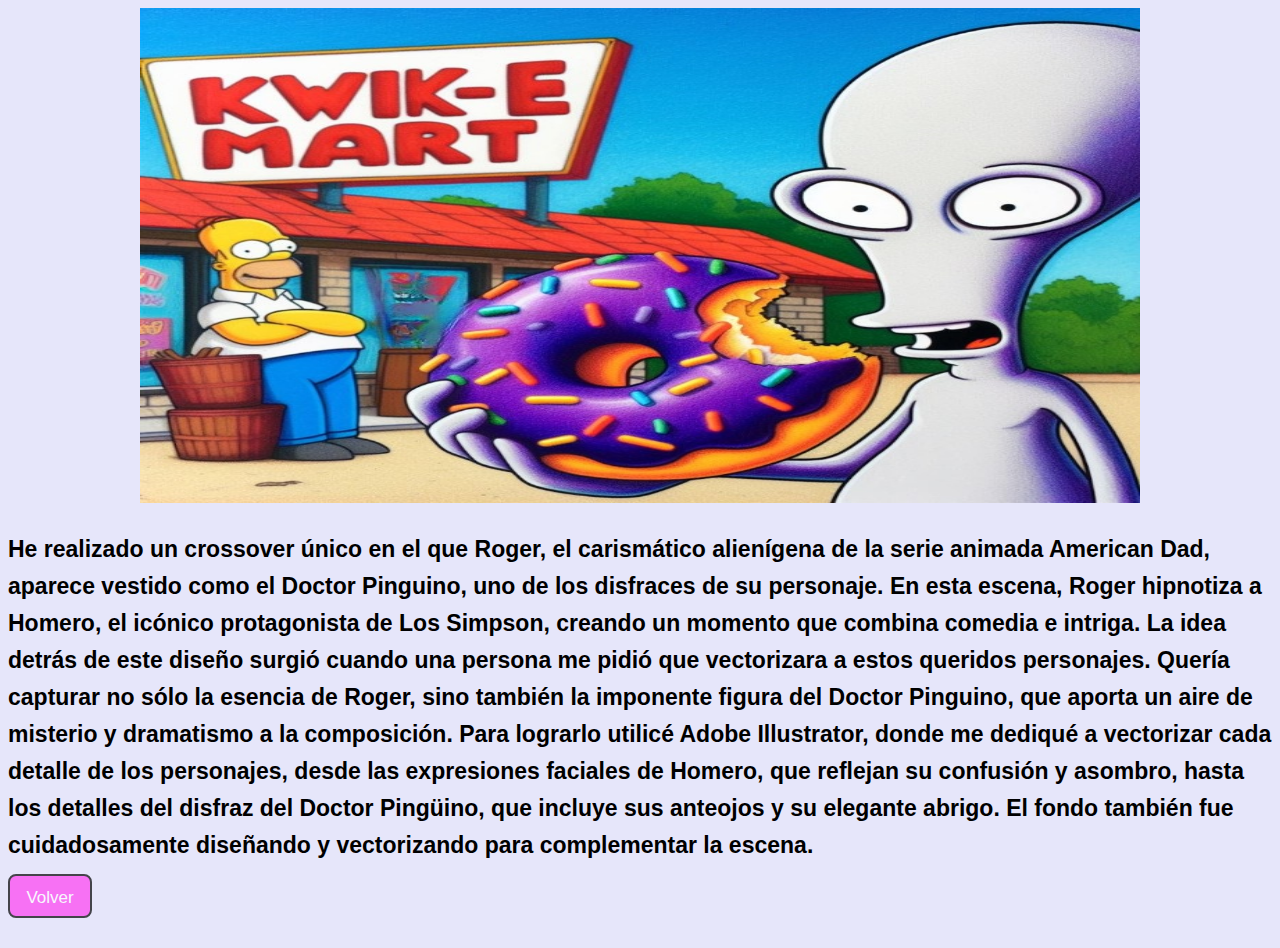
<file: Portafolio/Paginas/descripcion 2.html>
<!DOCTYPE html>
<html lang="es">
<head>
    <meta charset="UTF-8">
    <meta name="viewport" content="width=device-width, initial-scale=1.0">
     <link rel="stylesheet" href="estilo-descripcion 2.css">
    <title>Descripción 2</title>
</head>
<body>
    <section class="seccion">
        <div class="contenedor-imagen">
         <div class="img">
           <img src="Descripción/homero y roger.jpg" width="1000px" height="495px" alt="Homero y Roger" title="Esto es una imagen de Homero Simpson y Roger difrazado de Doctor Pinguino">
         </div>
        </div>
         <div class="contenedor-texto">
         <h1 class="descripcion">He realizado un crossover único en el que Roger, el carismático alienígena de la serie animada American Dad, aparece vestido como el Doctor Pinguino, uno de los disfraces de su personaje. En esta escena, Roger hipnotiza a Homero, el icónico protagonista de Los Simpson, creando un momento que combina comedia e intriga.
            La idea detrás de este diseño surgió cuando una persona me pidió que vectorizara a estos queridos personajes. Quería capturar no sólo la esencia de Roger, sino también la imponente figura del Doctor Pinguino, que aporta un aire de misterio y dramatismo a la composición.
            Para lograrlo utilicé Adobe Illustrator, donde me dediqué a vectorizar cada detalle de los personajes, desde las expresiones faciales de Homero, que reflejan su confusión y asombro, hasta los detalles del disfraz del Doctor Pingüino, que incluye sus anteojos y su elegante abrigo.
            El fondo también fue cuidadosamente diseñando y vectorizando para complementar la escena.
         </h1>
         <div class="volver">
          <a href="../index.html" class="boton-violeta">Volver</a> <!-- Clase directamente en <a> -->
           </div>
          </div>
   </section>
  </body>
</html>
</file>
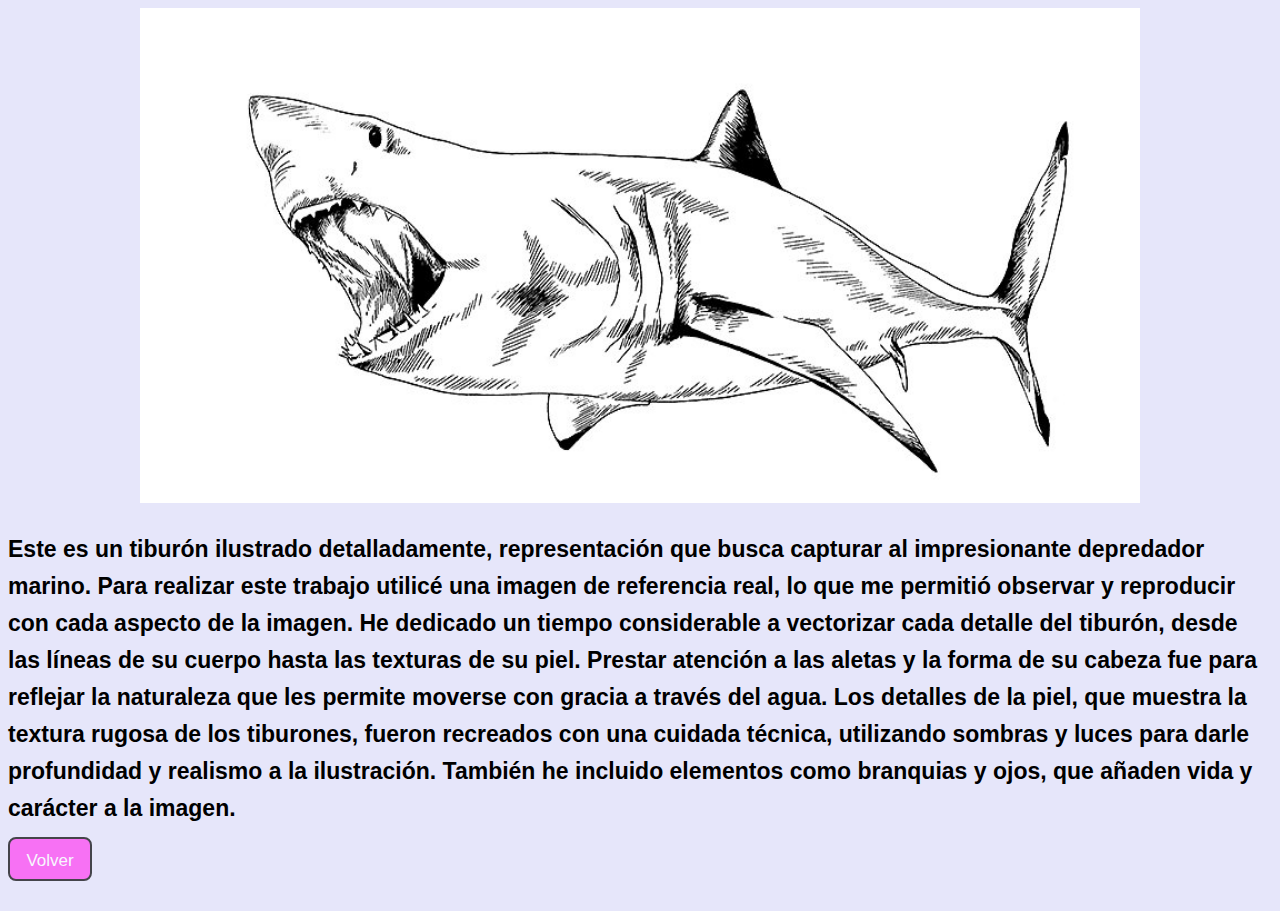
<file: Portafolio/Paginas/descripcion 3.html>
<!DOCTYPE html>
<html lang="es">
<head>
    <meta charset="UTF-8">
    <meta name="viewport" content="width=device-width, initial-scale=1.0">
    <link rel="stylesheet" href="estilo-descripcion 3.css">
    <title>Descripción 3</title>
</head>
<body>
    <section class="seccion">
        <div class="contenedor-imagen">
         <div class="img">
           <img src="Descripción/tiburon realista.jfif" width="1000px" height="495px" alt="Tiburon realista" title="Esto es una imagen de un tiburon realista dibujado">
         </div>
        </div>
         <div class="contenedor-texto">
         <h1 class="descripcion">
            Este es un tiburón ilustrado detalladamente, representación que busca capturar al impresionante depredador marino. Para realizar este trabajo utilicé una imagen de referencia real, lo que me permitió observar y reproducir con cada aspecto de la imagen.
            He dedicado un tiempo considerable a vectorizar cada detalle del tiburón, desde las líneas de su cuerpo hasta las texturas de su piel. Prestar atención a las aletas y la forma de su cabeza fue para reflejar la naturaleza que les permite moverse con gracia a través del agua.
            Los detalles de la piel, que muestra la textura rugosa de los tiburones, fueron recreados con una cuidada técnica, utilizando sombras y luces para darle profundidad y realismo a la ilustración. También he incluido elementos como branquias y ojos, que añaden vida y carácter a la imagen.
        </h1>
         <div class="volver">
            <a href="../index.html" class="boton-violeta">Volver</a> <!-- Clase directamente en <a> -->
           </div>
        </div>
   </section>
</body>
</html>
</file>
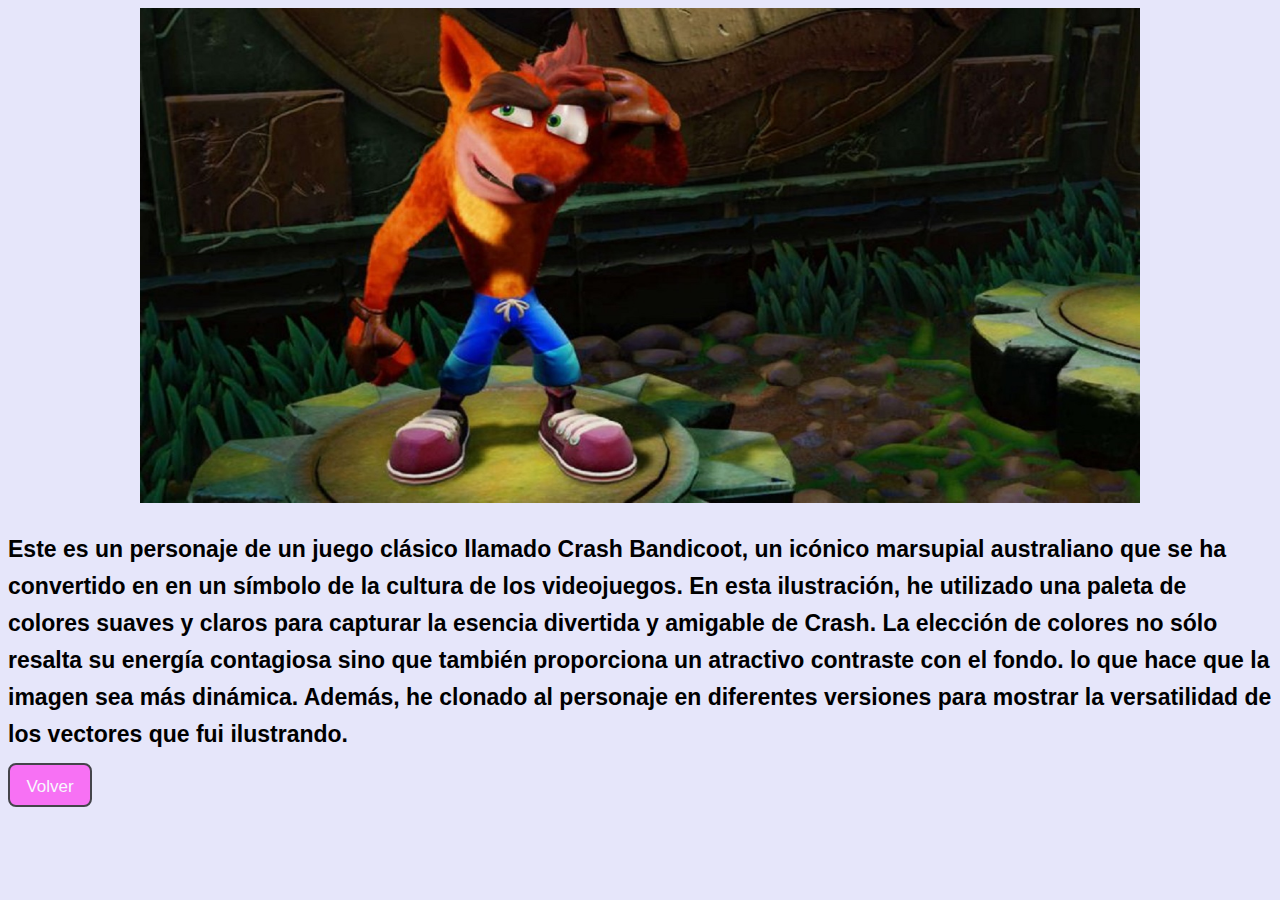
<file: Portafolio/Paginas/descripcion.html>
<!DOCTYPE html>
<html lang="es">
<head>
    <meta charset="UTF-8">
    <meta name="viewport" content="width=device-width, initial-scale=1.0">
    <link rel="stylesheet" href="estilo-descripcion.css">
    <title>Descripción</title>
</head>
   <body>
    <section class="seccion">
    <div class="contenedor-imagen">
     <div class="img">
       <img src="Descripción/Crash Bandicoot.jpg" width="1000px" height="495px" alt="crash" title="Esto es una imagen de crash bandicoot">
     </div>
    </div>
     <div class="contenedor-texto">
     <h1 class="descripcion">Este es un personaje de un juego clásico llamado Crash Bandicoot, un icónico marsupial australiano que se ha convertido en 
        en un símbolo de la cultura de los videojuegos. En esta ilustración, he utilizado una paleta de colores suaves y claros para capturar la esencia divertida y amigable de Crash.
        La elección de colores no sólo resalta su energía contagiosa sino que también proporciona un atractivo contraste con el fondo. 
        lo que hace que la imagen sea más dinámica. Además, he clonado al personaje en diferentes versiones para mostrar la versatilidad de los
        vectores que fui ilustrando.
     </h1>
     <div class="volver">
      <a href="../index.html" class="boton-violeta">Volver</a> <!-- Clase directamente en <a> -->
       </div>
      </div>
    </section>
  </body>
</html>
</file>
<file: Portafolio/Paginas/estilo-descripcion 2.css>
* {
    background-color: lavender;
}

body {
    font-family: 'InriaSans', sans-serif;
    font-size: 12px;
}

.seccion .contenedor-imagen {
   display: flex;
   justify-content: center;
}

.seccion .contenedor-imagen .img {
    width: -25%;
    margin-bottom: 10px;
}

.seccion .contenedor-texto .descripcion {
    margin-bottom: 10px;
    font-size: 23px;
    line-height: 37px;
}

.seccion .contenedor-texto .volver {
    font-size: 17px; 
    line-height: 24px; 
    margin-bottom: 30px; 
}

.boton-violeta {
    border: 2px solid rgb(0, 0, 0);
    display: inline-grid;
    width: 60px;
    height: 20px;
    text-align: center;
    padding: 10px;
    color: #ffffff;
    background: rgb(255, 64, 242);
    text-decoration: none;
    border-radius: 8px;
    cursor: pointer;
    opacity: 0.7; /* Opacidad inicial */
    transition: opacity 0.3s ease, box-shadow 0.3s ease; /* Transición suave */
}

.boton-violeta:hover {
    background-color: black; /* Cambia el fondo a negro al pasar el cursor */
    opacity: 1; /* Opacidad completa al pasar el cursor */
}

@media (max-width: 767px) {
    .seccion {
        padding: 10px;
    }

    .contenedor-texto h1 {
        font-size: 18px;
        padding: 10px;
    }

    .contenedor-imagen .img img {
        width: 100%;
        height: auto;
    }
}
</file>
<file: Portafolio/Paginas/estilo-descripcion 3.css>
* {
    background-color: lavender;
}

body {
    font-family: 'InriaSans', sans-serif;
    font-size: 12px;
}

.seccion .contenedor-imagen {
   display: flex;
   justify-content: center;
}

.seccion .contenedor-imagen .img {
    width: -25%;
    margin-bottom: 10px;
}

.seccion .contenedor-texto .descripcion {
    margin-bottom: 10px;
    font-size: 23px;
    line-height: 37px;
}

.seccion .contenedor-texto .volver {
    font-size: 17px; 
    line-height: 24px; 
    margin-bottom: 30px; 
}

.boton-violeta {
    border: 2px solid rgb(0, 0, 0);
    display: inline-grid;
    width: 60px;
    height: 20px;
    text-align: center;
    padding: 10px;
    color: #ffffff;
    background: rgb(255, 64, 242);
    text-decoration: none;
    border-radius: 8px;
    cursor: pointer;
    opacity: 0.7; /* Opacidad inicial */
    transition: opacity 0.3s ease, box-shadow 0.3s ease; /* Transición suave */
}

.boton-violeta:hover {
    background-color: black; /* Cambia el fondo a negro al pasar el cursor */
    opacity: 1; /* Opacidad completa al pasar el cursor */
}

@media (max-width: 767px) {
    .seccion {
        padding: 10px;
    }

    .contenedor-texto h1 {
        font-size: 18px;
        padding: 10px;
    }

    .contenedor-imagen .img img {
        width: 100%;
        height: auto;
    }
}
</file>
<file: Portafolio/Paginas/estilo-descripcion.css>
* {
    background-color: lavender;
}

body {
    font-family: 'InriaSans', sans-serif;
    font-size: 12px;
}

.seccion .contenedor-imagen {
   display: flex;
   justify-content: center;
}

.seccion .contenedor-imagen .img {
    width: -25%;
    margin-bottom: 10px;
}

.seccion .contenedor-texto .descripcion {
    margin-bottom: 10px;
    font-size: 23px;
    line-height: 37px;
}

.seccion .contenedor-texto .volver {
    font-size: 17px; 
    line-height: 24px; 
    margin-bottom: 30px; 
}

.boton-violeta {
    border: 2px solid rgb(0, 0, 0);
    display: inline-grid;
    width: 60px;
    height: 20px;
    text-align: center;
    padding: 10px;
    color: #ffffff;
    background: rgb(255, 64, 242);
    text-decoration: none;
    border-radius: 8px;
    cursor: pointer;
    opacity: 0.7; /* Opacidad inicial */
    transition: opacity 0.3s ease, box-shadow 0.3s ease; /* Transición suave */
}

.boton-violeta:hover {
    background-color: black; /* Cambia el fondo a negro al pasar el cursor */
    opacity: 1; /* Opacidad completa al pasar el cursor */
}

@media (max-width: 767px) {
    .seccion {
        padding: 10px;
    }

    .contenedor-texto h1 {
        font-size: 18px;
        padding: 10px;
    }

    .contenedor-imagen .img img {
        width: 100%;
        height: auto;
    }

}
</file>
